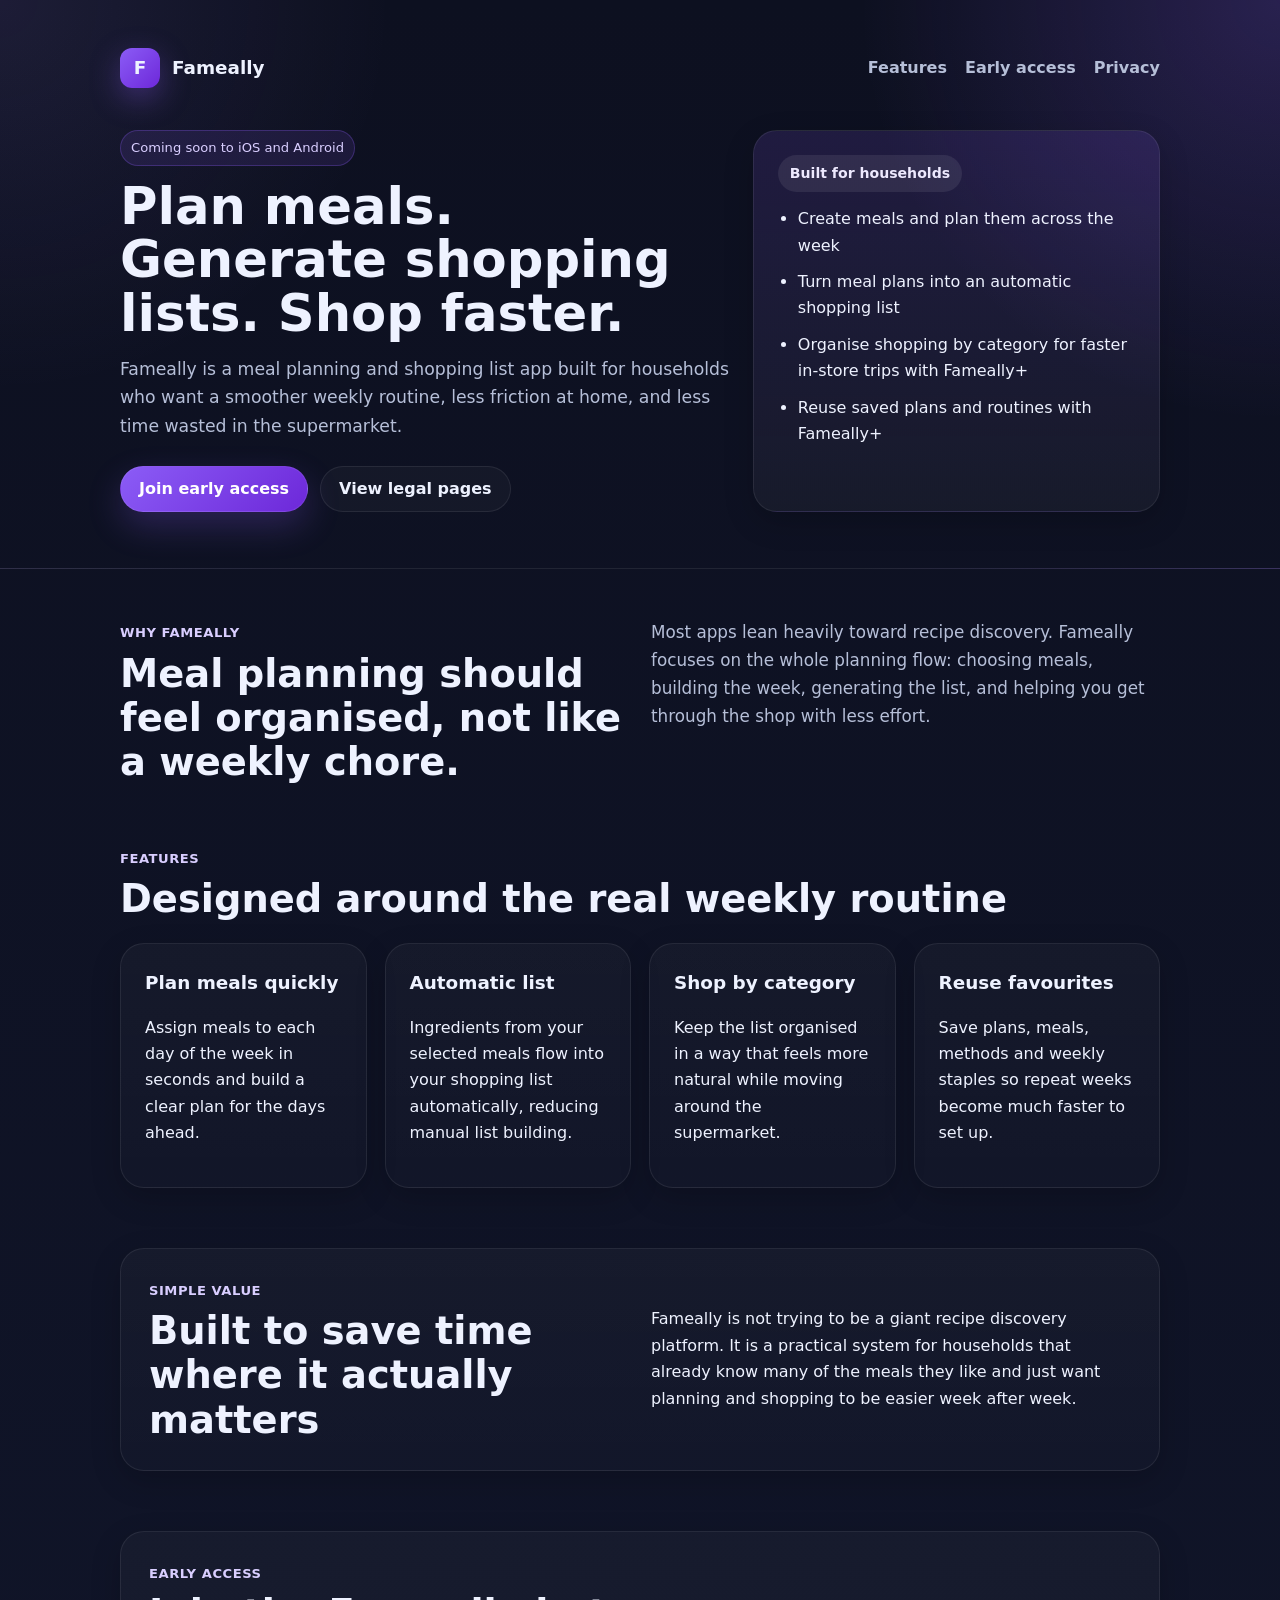
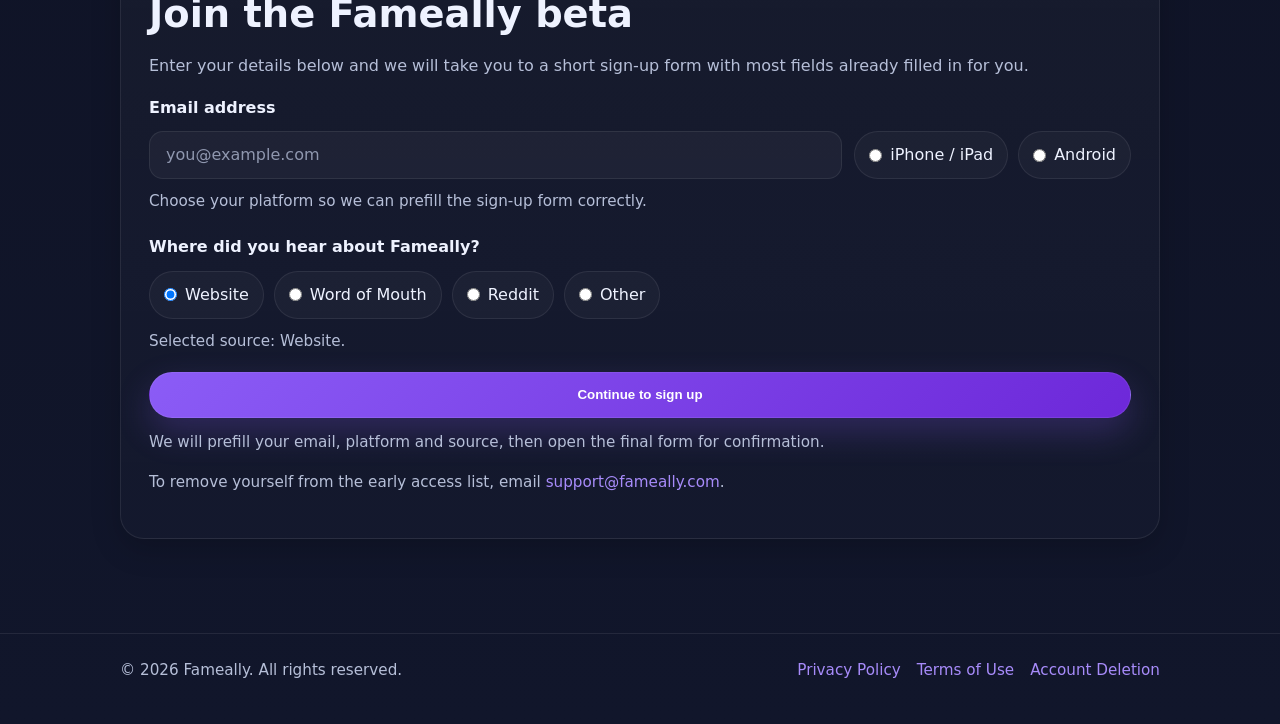
<file: index.html>
<!doctype html>
<html lang="en-GB">
    <head>
        <meta charset="UTF-8" />
        <meta name="viewport" content="width=device-width, initial-scale=1.0" />
        <title>
            Fameally | Meal planning and shopping lists for households
        </title>
        <meta
            name="description"
            content="Fameally helps households plan meals and generate organised shopping lists automatically. Spend less time planning and shopping."
        />
        <meta
            property="og:title"
            content="Fameally – Smart Meal Planning for Households"
        />
        <meta
            property="og:description"
            content="Plan meals faster and generate organised shopping lists automatically."
        />
        <meta property="og:url" content="https://fameally.com" />
        <meta property="og:type" content="website" />
        <link rel="stylesheet" href="styles.css" />
    </head>
    <body>
        <header class="site-header home-header">
            <div class="container">
                <nav class="topbar" aria-label="Primary">
                    <div class="brand">
                        <div class="brand-mark">F</div>
                        <span>Fameally</span>
                    </div>
                    <div class="nav-links">
                        <a href="#features">Features</a>
                        <a href="#beta">Early access</a>
                        <a href="privacy-policy.html">Privacy</a>
                    </div>
                </nav>

                <section class="hero hero-home">
                    <div class="hero-copy">
                        <span class="badge"
                            >Coming soon to iOS and Android</span
                        >
                        <h1>
                            Plan meals. Generate shopping lists. Shop faster.
                        </h1>
                        <p class="hero-lead">
                            Fameally is a meal planning and shopping list app
                            built for households who want a smoother weekly
                            routine, less friction at home, and less time wasted
                            in the supermarket.
                        </p>
                        <div class="hero-actions">
                            <a class="button button-primary" href="#beta"
                                >Join early access</a
                            >
                            <a
                                class="button button-secondary"
                                href="privacy-policy.html"
                                >View legal pages</a
                            >
                        </div>
                    </div>

                    <div
                        class="hero-panel card preview-card"
                        aria-label="App preview summary"
                    >
                        <div class="preview-pill">Built for households</div>
                        <ul class="preview-list">
                            <li>Create meals and plan them across the week</li>
                            <li>
                                Turn meal plans into an automatic shopping list
                            </li>
                            <li>
                                Organise shopping by category for faster
                                in-store trips with Fameally+
                            </li>
                            <li>
                                Reuse saved plans and routines with Fameally+
                            </li>
                        </ul>
                    </div>
                </section>
            </div>
        </header>

        <main>
            <section class="section">
                <div class="container two-col problem-section">
                    <div>
                        <span class="section-label">Why Fameally</span>
                        <h2>
                            Meal planning should feel organised, not like a
                            weekly chore.
                        </h2>
                    </div>
                    <p class="section-copy">
                        Most apps lean heavily toward recipe discovery. Fameally
                        focuses on the whole planning flow: choosing meals,
                        building the week, generating the list, and helping you
                        get through the shop with less effort.
                    </p>
                </div>
            </section>

            <section class="section" id="features">
                <div class="container">
                    <div class="section-heading">
                        <span class="section-label">Features</span>
                        <h2>Designed around the real weekly routine</h2>
                    </div>

                    <div class="grid feature-grid">
                        <section class="card feature-card">
                            <h3>Plan meals quickly</h3>
                            <p>
                                Assign meals to each day of the week in seconds
                                and build a clear plan for the days ahead.
                            </p>
                        </section>

                        <section class="card feature-card">
                            <h3>Automatic list</h3>
                            <p>
                                Ingredients from your selected meals flow into
                                your shopping list automatically, reducing
                                manual list building.
                            </p>
                        </section>

                        <section class="card feature-card">
                            <h3>Shop by category</h3>
                            <p>
                                Keep the list organised in a way that feels more
                                natural while moving around the supermarket.
                            </p>
                        </section>

                        <section class="card feature-card">
                            <h3>Reuse favourites</h3>
                            <p>
                                Save plans, meals, methods and weekly staples so
                                repeat weeks become much faster to set up.
                            </p>
                        </section>
                    </div>
                </div>
            </section>

            <section class="section">
                <div class="container card trust-card">
                    <div class="two-col trust-grid">
                        <div>
                            <span class="section-label">Simple value</span>
                            <h2>
                                Built to save time where it actually matters
                            </h2>
                        </div>
                        <div>
                            <p>
                                Fameally is not trying to be a giant recipe
                                discovery platform. It is a practical system for
                                households that already know many of the meals
                                they like and just want planning and shopping to
                                be easier week after week.
                            </p>
                        </div>
                    </div>
                </div>
            </section>

            <section class="section" id="beta">
                <div class="container">
                    <div class="card cta-card signup-card">
                        <span class="section-label">Early access</span>
                        <h2>Join the Fameally beta</h2>
                        <p class="signup-intro">
                            Enter your details below and we will take you to a
                            short sign-up form with most fields already filled
                            in for you.
                        </p>

                        <form
                            id="beta-prefill-form"
                            class="signup-form"
                            novalidate
                        >
                            <label class="signup-label" for="beta-email"
                                >Email address</label
                            >

                            <div class="signup-row signup-row-top">
                                <input
                                    id="beta-email"
                                    class="signup-input"
                                    type="email"
                                    name="email"
                                    placeholder="you@example.com"
                                    autocomplete="email"
                                    required
                                />

                                <fieldset
                                    class="platform-picker platform-picker-inline"
                                    id="platform-picker"
                                >
                                    <legend class="sr-only">
                                        Choose your platform
                                    </legend>

                                    <label class="platform-option">
                                        <input
                                            type="radio"
                                            name="platform_choice"
                                            value="ios"
                                        />
                                        <span>iPhone / iPad</span>
                                    </label>

                                    <label class="platform-option">
                                        <input
                                            type="radio"
                                            name="platform_choice"
                                            value="android"
                                        />
                                        <span>Android</span>
                                    </label>
                                </fieldset>
                            </div>

                            <div
                                class="platform-status"
                                id="platform-status"
                                aria-live="polite"
                            ></div>

                            <div class="signup-source-block">
                                <span class="signup-label">
                                    Where did you hear about Fameally?
                                </span>

                                <fieldset
                                    class="source-picker source-picker-inline"
                                    id="source-picker"
                                >
                                    <legend class="sr-only">
                                        Where did you hear about Fameally?
                                    </legend>

                                    <label class="source-option">
                                        <input
                                            type="radio"
                                            name="source_choice"
                                            value="Website"
                                        />
                                        <span>Website</span>
                                    </label>

                                    <label class="source-option">
                                        <input
                                            type="radio"
                                            name="source_choice"
                                            value="Word of Mouth"
                                        />
                                        <span>Word of Mouth</span>
                                    </label>

                                    <label class="source-option">
                                        <input
                                            type="radio"
                                            name="source_choice"
                                            value="Reddit"
                                        />
                                        <span>Reddit</span>
                                    </label>

                                    <label class="source-option">
                                        <input
                                            type="radio"
                                            name="source_choice"
                                            value="Other"
                                        />
                                        <span>Other</span>
                                    </label>
                                </fieldset>

                                <div
                                    class="source-other-wrap"
                                    id="source-other-wrap"
                                    hidden
                                >
                                    <label
                                        class="signup-label sr-only"
                                        for="source-other"
                                    >
                                        Please specify where you heard about
                                        Fameally
                                    </label>
                                    <input
                                        id="source-other"
                                        class="signup-input source-other-input"
                                        type="text"
                                        name="source_other"
                                        placeholder="Please specify"
                                        autocomplete="off"
                                    />
                                </div>

                                <div
                                    class="platform-status"
                                    id="source-status"
                                    aria-live="polite"
                                ></div>
                            </div>

                            <div class="signup-submit-row">
                                <button
                                    class="button button-primary signup-submit"
                                    type="submit"
                                >
                                    Continue to sign up
                                </button>
                            </div>

                            <p class="small signup-footnote">
                                We will prefill your email, platform and source,
                                then open the final form for confirmation.
                            </p>

                            <p class="small beta-removal-note">
                                To remove yourself from the early access list,
                                email
                                <a href="mailto:support@fameally.com"
                                    >support@fameally.com</a
                                >.
                            </p>
                        </form>
                    </div>
                </div>
            </section>
        </main>

        <footer>
            <div class="container footer-grid small">
                <div>© 2026 Fameally. All rights reserved.</div>
                <div class="footer-links">
                    <a href="privacy-policy.html">Privacy Policy</a>
                    <a href="terms.html">Terms of Use</a>
                    <a href="account-deletion.html">Account Deletion</a>
                </div>
            </div>
        </footer>

        <script>
            (function () {
                const form = document.getElementById("beta-prefill-form");
                const platformStatus =
                    document.getElementById("platform-status");
                const sourceStatus = document.getElementById("source-status");
                const emailInput = document.getElementById("beta-email");
                const sourceOtherWrap =
                    document.getElementById("source-other-wrap");
                const sourceOtherInput =
                    document.getElementById("source-other");

                function detectPlatform() {
                    const ua =
                        navigator.userAgent ||
                        navigator.vendor ||
                        window.opera ||
                        "";
                    if (/android/i.test(ua)) return "android";
                    if (/iPad|iPhone|iPod/i.test(ua)) return "ios";
                    return "";
                }

                function getPlatformLabel(value) {
                    return value === "ios" ? "iOS" : "Android";
                }

                function setPlatform(value, detected) {
                    if (!value) {
                        platformStatus.textContent =
                            "Choose your platform so we can prefill the sign-up form correctly.";
                        return;
                    }

                    const label = getPlatformLabel(value);
                    platformStatus.textContent = detected
                        ? "Detected platform: " +
                          label +
                          ". You can still change it if needed."
                        : "Selected platform: " + label + ".";
                }

                function updateSourceUi() {
                    const selectedSource = form.querySelector(
                        'input[name="source_choice"]:checked',
                    );

                    if (!selectedSource) {
                        sourceOtherWrap.hidden = true;
                        sourceOtherInput.value = "";
                        sourceStatus.textContent =
                            "Choose where you heard about Fameally.";
                        return;
                    }

                    if (selectedSource.value === "Other") {
                        sourceOtherWrap.hidden = false;
                        sourceStatus.textContent =
                            "Please add a short description for Other.";
                    } else {
                        sourceOtherWrap.hidden = true;
                        sourceOtherInput.value = "";
                        sourceStatus.textContent =
                            "Selected source: " + selectedSource.value + ".";
                    }
                }

                const detected = detectPlatform();
                if (detected) {
                    const selected = form.querySelector(
                        'input[name="platform_choice"][value="' +
                            detected +
                            '"]',
                    );
                    if (selected) selected.checked = true;
                    setPlatform(detected, true);
                } else {
                    setPlatform("", false);
                }

                const defaultSource = form.querySelector(
                    'input[name="source_choice"][value="Website"]',
                );
                if (defaultSource) defaultSource.checked = true;
                updateSourceUi();

                form.querySelectorAll('input[name="platform_choice"]').forEach(
                    function (radio) {
                        radio.addEventListener("change", function () {
                            setPlatform(radio.value, false);
                        });
                    },
                );

                form.querySelectorAll('input[name="source_choice"]').forEach(
                    function (radio) {
                        radio.addEventListener("change", updateSourceUi);
                    },
                );

                form.addEventListener("submit", function (event) {
                    event.preventDefault();

                    if (!emailInput.value.trim()) {
                        emailInput.reportValidity();
                        return;
                    }

                    const selectedPlatformRadio = form.querySelector(
                        'input[name="platform_choice"]:checked',
                    );
                    if (!selectedPlatformRadio) {
                        platformStatus.textContent =
                            "Please choose iPhone / iPad or Android before continuing.";
                        return;
                    }

                    const selectedSourceRadio = form.querySelector(
                        'input[name="source_choice"]:checked',
                    );
                    if (!selectedSourceRadio) {
                        sourceStatus.textContent =
                            "Please choose where you heard about Fameally.";
                        return;
                    }

                    const selectedSource = selectedSourceRadio.value;
                    const otherText = sourceOtherInput.value.trim();

                    if (selectedSource === "Other" && !otherText) {
                        sourceOtherInput.reportValidity();
                        sourceOtherInput.focus();
                        sourceStatus.textContent =
                            "Please specify where you heard about Fameally.";
                        return;
                    }

                    const platformLabel = getPlatformLabel(
                        selectedPlatformRadio.value,
                    );

                    const googleFormBase =
                        "https://docs.google.com/forms/d/e/1FAIpQLSd9SMirpYHX884R0PvYW4J8nnygqXk6-GAl8uQQb8mfVcC_kg/viewform?usp=pp_url";

                    const params = new URLSearchParams({
                        "entry.823770980": platformLabel,
                        "entry.1661981072": emailInput.value.trim(),
                        "entry.356145364": "",
                        "entry.1803207863":
                            selectedSource === "Other"
                                ? "__other_option__"
                                : selectedSource,
                    });

                    if (selectedSource === "Other") {
                        params.set(
                            "entry.1803207863.other_option_response",
                            otherText,
                        );
                    }

                    window.location.href =
                        googleFormBase + "&" + params.toString();
                });
            })();
        </script>
    </body>
</html>
</file>
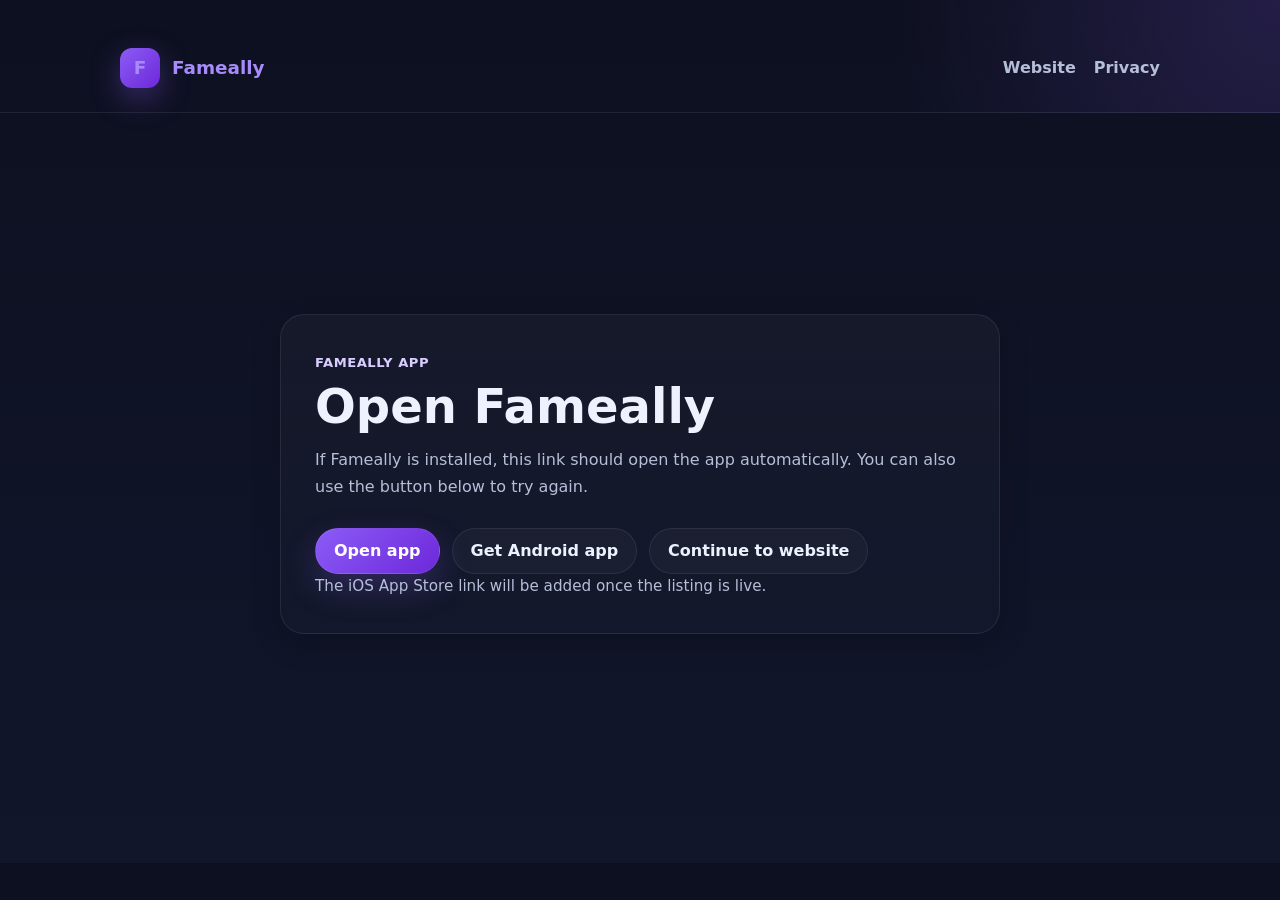
<file: open/index.html>
<!doctype html>
<html lang="en-GB">
    <head>
        <meta charset="UTF-8" />
        <meta name="viewport" content="width=device-width, initial-scale=1.0" />
        <meta name="robots" content="noindex, follow" />
        <title>Open Fameally</title>
        <meta
            name="description"
            content="Open the Fameally app or continue to the Fameally website."
        />
        <meta property="og:title" content="Open Fameally" />
        <meta
            property="og:description"
            content="Return to the Fameally app or continue to the website."
        />
        <meta property="og:url" content="https://fameally.com/open" />
        <meta property="og:type" content="website" />
        <link rel="canonical" href="https://fameally.com/open" />
        <link rel="stylesheet" href="../styles.css" />
        <style>
            .open-main {
                min-height: calc(100vh - 150px);
                display: grid;
                align-items: center;
                padding: 36px 0 64px;
            }

            .open-card {
                max-width: 720px;
                margin: 0 auto;
                padding: 34px;
            }

            .open-card h1 {
                margin: 0 0 14px;
                font-size: clamp(2rem, 5vw, 3rem);
                line-height: 1.08;
            }

            .open-card p {
                color: var(--muted);
                margin: 0;
            }

            .open-actions {
                display: flex;
                flex-wrap: wrap;
                gap: 12px;
                margin-top: 28px;
            }

            .open-note {
                margin-top: 20px;
                font-size: 0.95rem;
            }
        </style>
    </head>
    <body>
        <header class="site-header">
            <div class="container">
                <nav class="topbar" aria-label="Primary">
                    <a class="brand" href="../" aria-label="Fameally home">
                        <div class="brand-mark">F</div>
                        <span>Fameally</span>
                    </a>
                    <div class="nav-links">
                        <a href="../">Website</a>
                        <a href="../privacy-policy.html">Privacy</a>
                    </div>
                </nav>
            </div>
        </header>

        <main class="open-main">
            <section class="container">
                <div class="card open-card">
                    <span class="section-label">Fameally app</span>
                    <h1>Open Fameally</h1>
                    <p>
                        If Fameally is installed, this link should open the app
                        automatically. You can also use the button below to try
                        again.
                    </p>
                    <div class="open-actions">
                        <a class="button button-primary" href="fameally://"
                            >Open app</a
                        >
                        <a
                            class="button button-secondary"
                            href="https://play.google.com/store/apps/details?id=com.edwardnickless.fameally"
                            >Get Android app</a
                        >
                        <a class="button button-secondary" href="../"
                            >Continue to website</a
                        >
                    </div>
                    <p class="open-note">
                        The iOS App Store link will be added once the listing is
                        live.
                    </p>
                </div>
            </section>
        </main>
    </body>
</html>
</file>
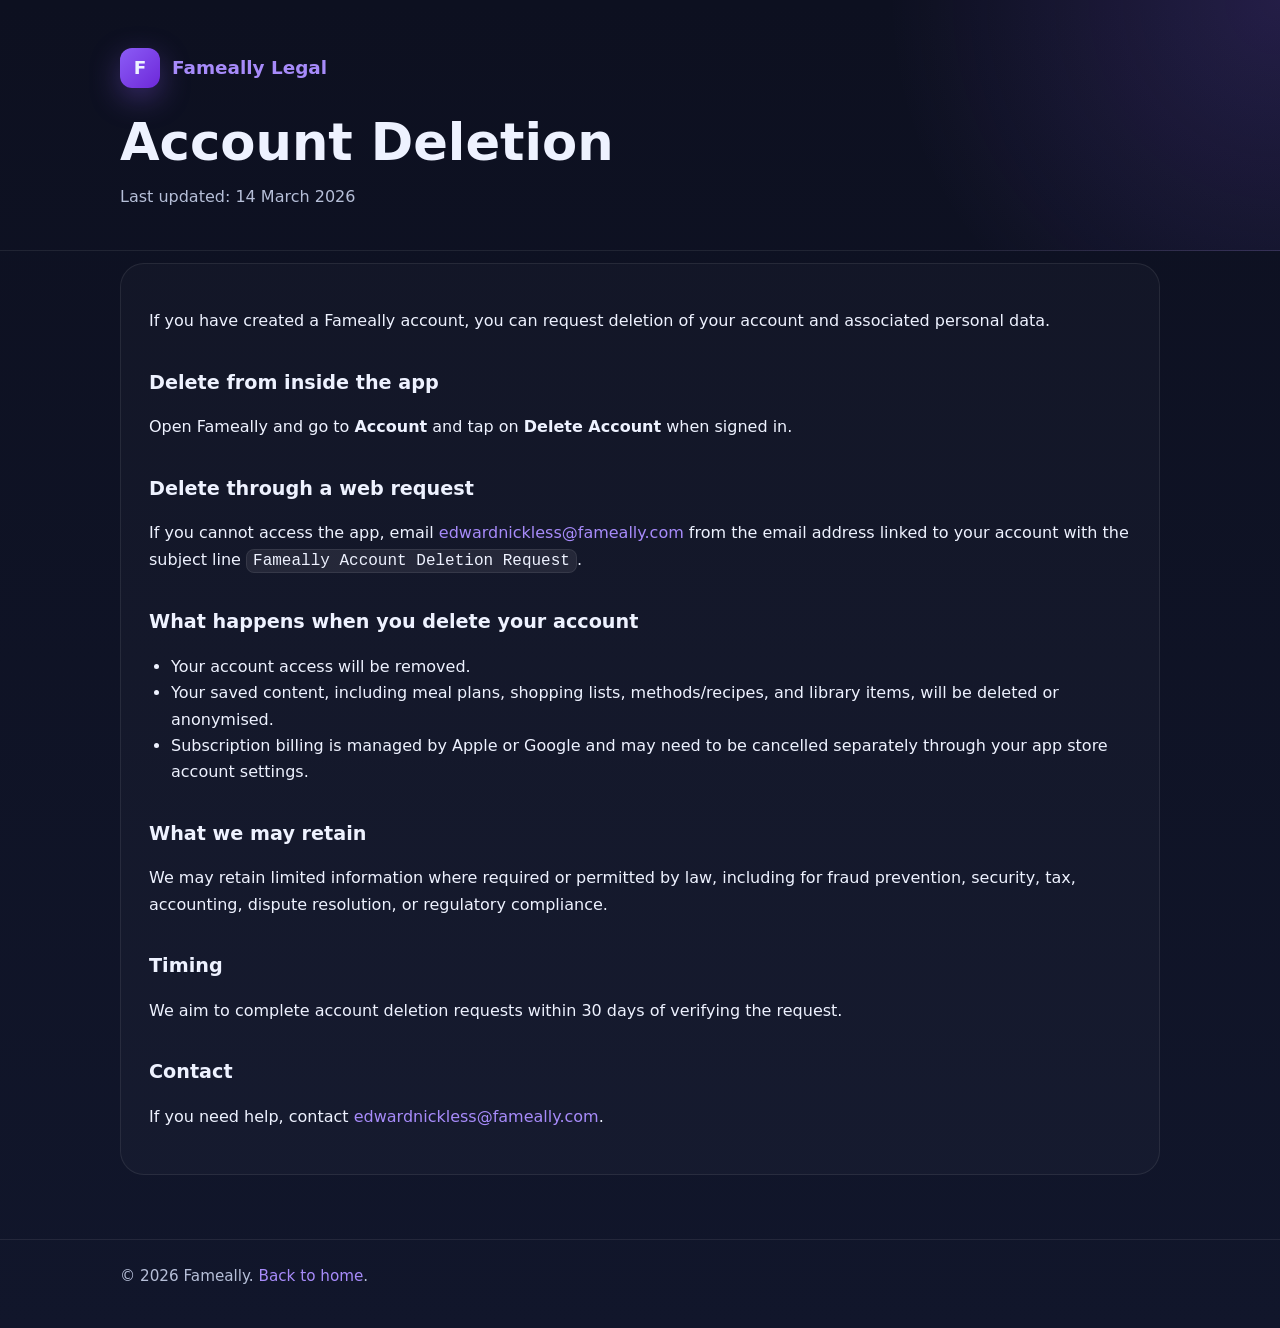
<file: account-deletion.html>
<!DOCTYPE html>
<html lang="en-GB">
<head>
  <meta charset="UTF-8" />
  <meta name="viewport" content="width=device-width, initial-scale=1.0" />
  <title>Fameally Account Deletion</title>
  <meta name="description" content="How to request account deletion for Fameally." />
  <link rel="stylesheet" href="styles.css" />
</head>
<body>
  <header>
    <div class="container">
      <div class="brand">
        <div class="brand-mark">F</div>
        <a href="index.html">Fameally Legal</a>
      </div>
      <div class="hero">
        <h1>Account Deletion</h1>
        <p>Last updated: 14 March 2026</p>
      </div>
    </div>
  </header>

  <main>
    <div class="container">
      <article class="doc">

        <p>If you have created a Fameally account, you can request deletion of your account and associated personal data.</p>

        <h2>Delete from inside the app</h2>
        <p>Open Fameally and go to <strong>Account</strong> and tap on <strong>Delete Account</strong> when signed in.</p>

        <h2>Delete through a web request</h2>
        <p>If you cannot access the app, email <a href="mailto:[edwardnickless@fameally.com]?subject=Fameally%20Account%20Deletion%20Request">edwardnickless@fameally.com</a> from the email address linked to your account with the subject line <span class="code">Fameally Account Deletion Request</span>.</p>

        <h2>What happens when you delete your account</h2>
        <ul>
          <li>Your account access will be removed.</li>
          <li>Your saved content, including meal plans, shopping lists, methods/recipes, and library items, will be deleted or anonymised.</li>
          <li>Subscription billing is managed by Apple or Google and may need to be cancelled separately through your app store account settings.</li>
        </ul>

        <h2>What we may retain</h2>
        <p>We may retain limited information where required or permitted by law, including for fraud prevention, security, tax, accounting, dispute resolution, or regulatory compliance.</p>

        <h2>Timing</h2>
        <p>We aim to complete account deletion requests within 30 days of verifying the request.</p>

        <h2>Contact</h2>
        <p>If you need help, contact <a href="mailto:[edwardnickless@fameally.com]">edwardnickless@fameally.com</a>.</p>
      </article>
    </div>
  </main>

  <footer>
    <div class="container small">© 2026 Fameally. <a href="index.html">Back to home</a>.</div>
  </footer>
</body>
</html>
</file>
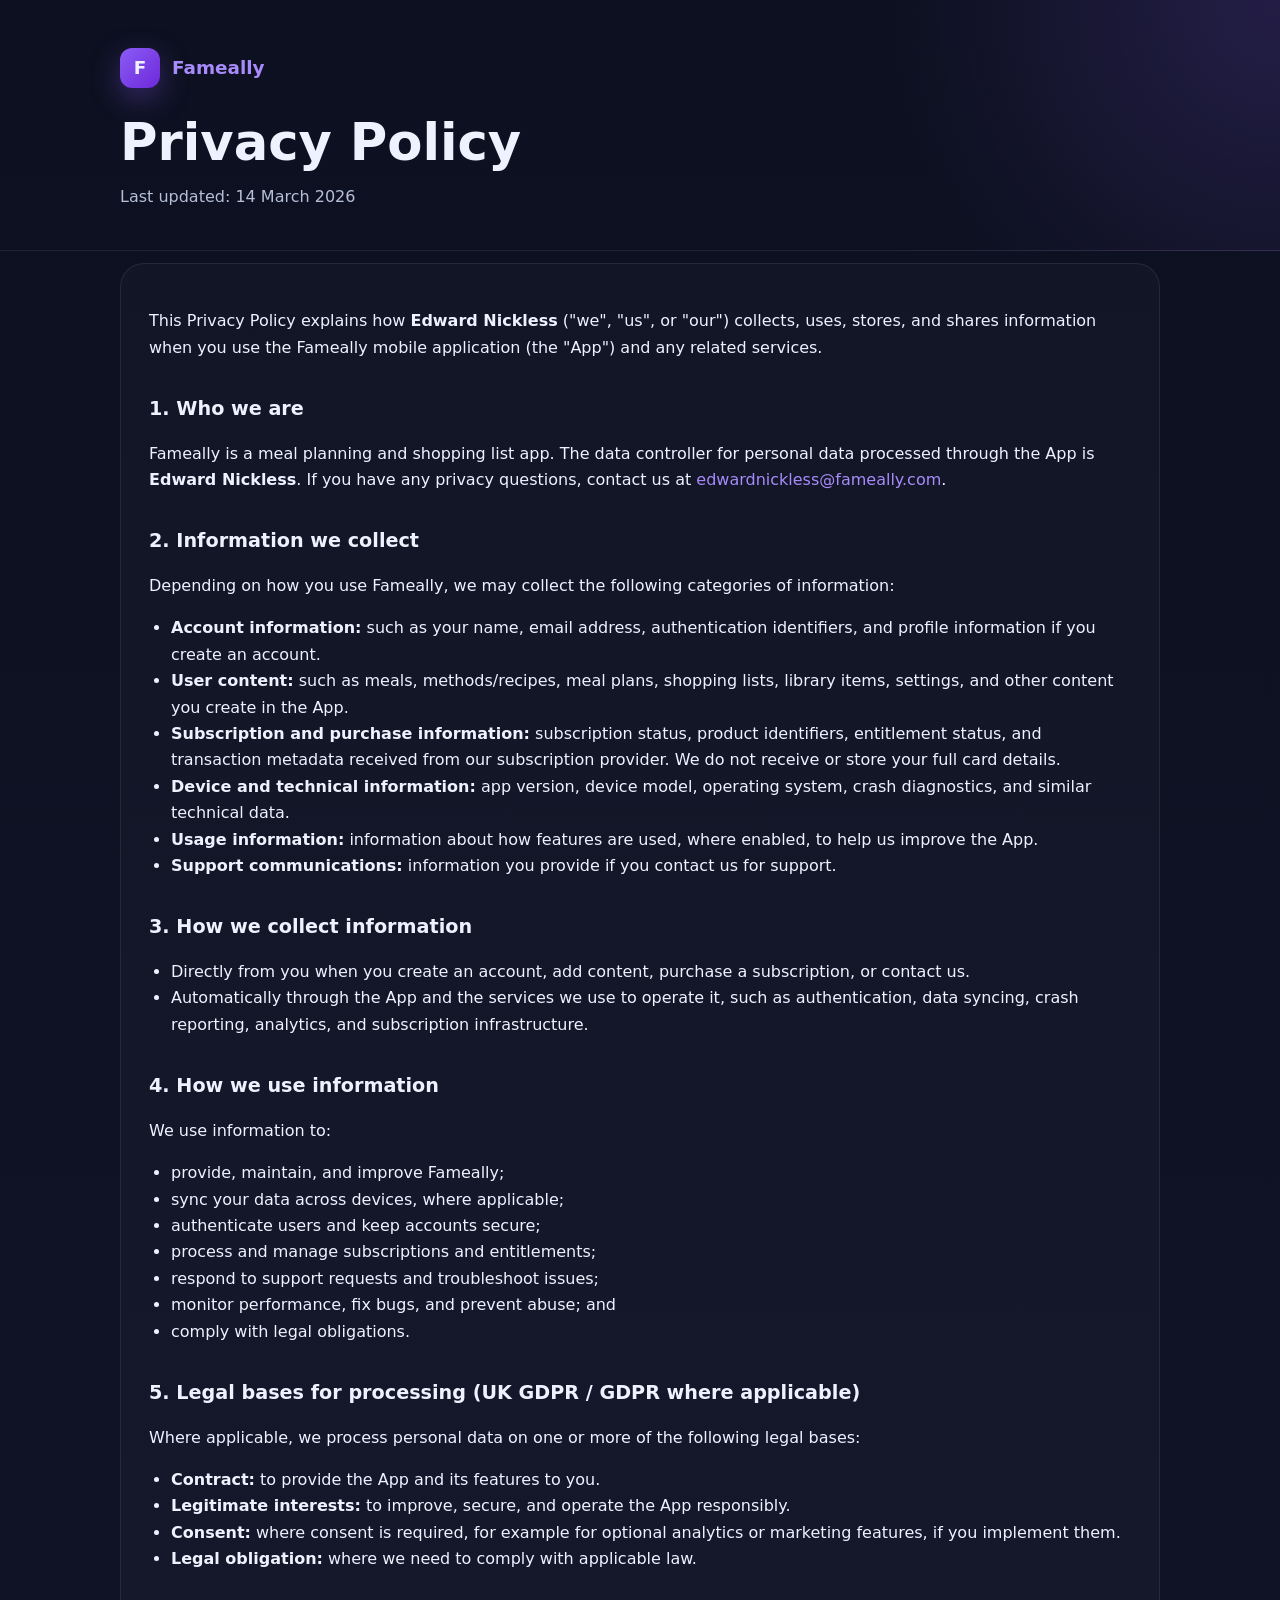
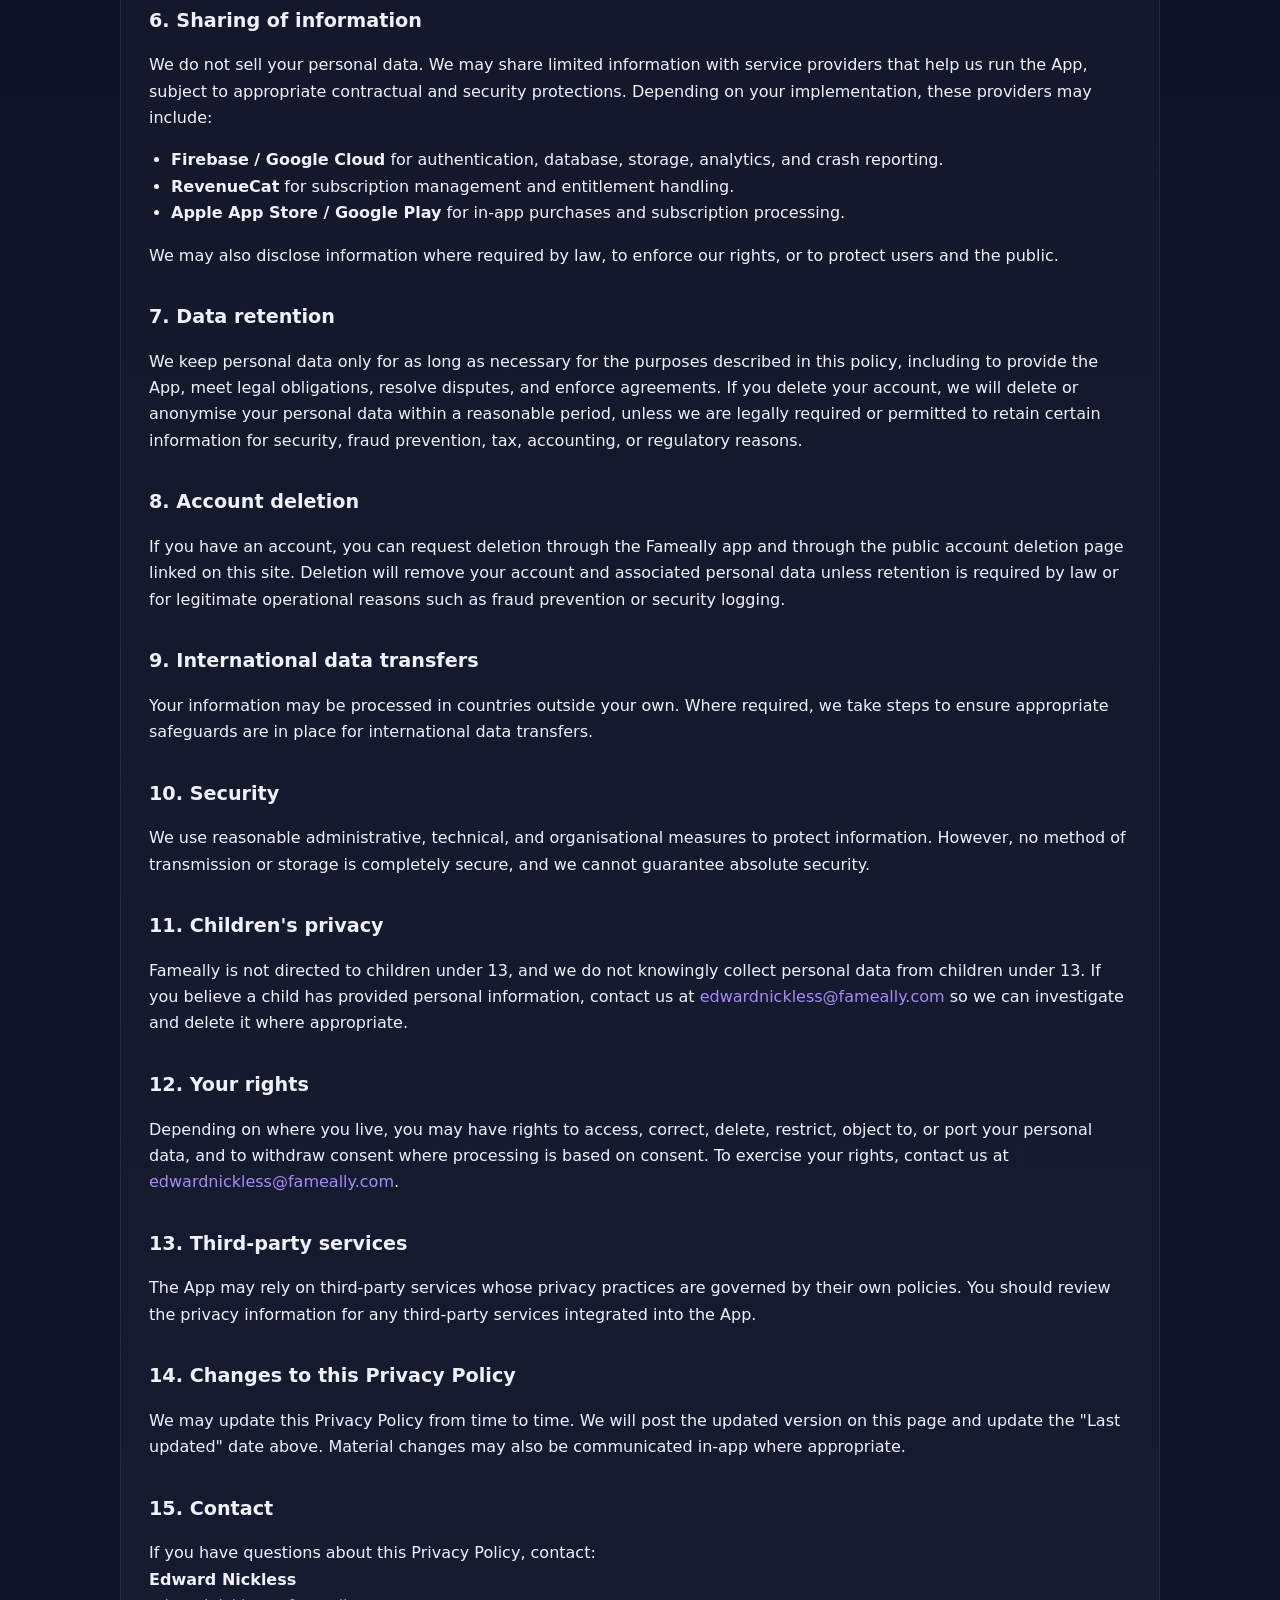
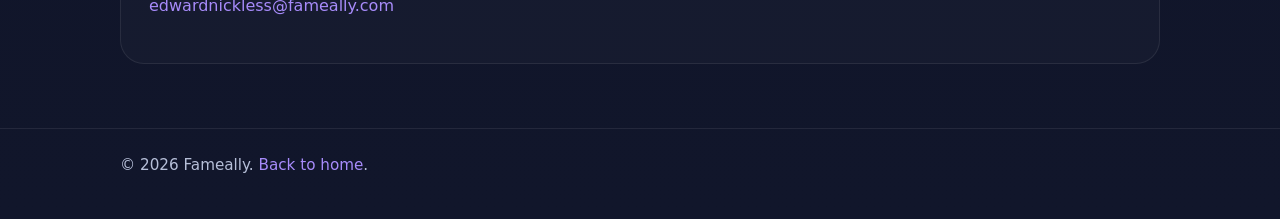
<file: privacy-policy.html>
<!DOCTYPE html>
<html lang="en-GB">
<head>
  <meta charset="UTF-8" />
  <meta name="viewport" content="width=device-width, initial-scale=1.0" />
  <title>Fameally Privacy Policy</title>
  <meta name="description" content="Privacy Policy for the Fameally mobile application." />
  <link rel="stylesheet" href="styles.css" />
</head>
<body>
  <header>
    <div class="container">
      <div class="brand">
        <div class="brand-mark">F</div>
        <a href="index.html">Fameally</a>
      </div>
      <div class="hero">
        <h1>Privacy Policy</h1>
        <p>Last updated: 14 March 2026</p>
      </div>
    </div>
  </header>

  <main>
    <div class="container">
      <article class="doc">

        <p>This Privacy Policy explains how <strong>Edward Nickless</strong> ("we", "us", or "our") collects, uses, stores, and shares information when you use the Fameally mobile application (the "App") and any related services.</p>

        <h2>1. Who we are</h2>
        <p>Fameally is a meal planning and shopping list app. The data controller for personal data processed through the App is <strong>Edward Nickless</strong>. If you have any privacy questions, contact us at <a href="mailto:[edwardnickless@fameally.com]">edwardnickless@fameally.com</a>.</p>

        <h2>2. Information we collect</h2>
        <p>Depending on how you use Fameally, we may collect the following categories of information:</p>
        <ul>
          <li><strong>Account information:</strong> such as your name, email address, authentication identifiers, and profile information if you create an account.</li>
          <li><strong>User content:</strong> such as meals, methods/recipes, meal plans, shopping lists, library items, settings, and other content you create in the App.</li>
          <li><strong>Subscription and purchase information:</strong> subscription status, product identifiers, entitlement status, and transaction metadata received from our subscription provider. We do not receive or store your full card details.</li>
          <li><strong>Device and technical information:</strong> app version, device model, operating system, crash diagnostics, and similar technical data.</li>
          <li><strong>Usage information:</strong> information about how features are used, where enabled, to help us improve the App.</li>
          <li><strong>Support communications:</strong> information you provide if you contact us for support.</li>
        </ul>

        <h2>3. How we collect information</h2>
        <ul>
          <li>Directly from you when you create an account, add content, purchase a subscription, or contact us.</li>
          <li>Automatically through the App and the services we use to operate it, such as authentication, data syncing, crash reporting, analytics, and subscription infrastructure.</li>
        </ul>

        <h2>4. How we use information</h2>
        <p>We use information to:</p>
        <ul>
          <li>provide, maintain, and improve Fameally;</li>
          <li>sync your data across devices, where applicable;</li>
          <li>authenticate users and keep accounts secure;</li>
          <li>process and manage subscriptions and entitlements;</li>
          <li>respond to support requests and troubleshoot issues;</li>
          <li>monitor performance, fix bugs, and prevent abuse; and</li>
          <li>comply with legal obligations.</li>
        </ul>

        <h2>5. Legal bases for processing (UK GDPR / GDPR where applicable)</h2>
        <p>Where applicable, we process personal data on one or more of the following legal bases:</p>
        <ul>
          <li><strong>Contract:</strong> to provide the App and its features to you.</li>
          <li><strong>Legitimate interests:</strong> to improve, secure, and operate the App responsibly.</li>
          <li><strong>Consent:</strong> where consent is required, for example for optional analytics or marketing features, if you implement them.</li>
          <li><strong>Legal obligation:</strong> where we need to comply with applicable law.</li>
        </ul>

        <h2>6. Sharing of information</h2>
        <p>We do not sell your personal data. We may share limited information with service providers that help us run the App, subject to appropriate contractual and security protections. Depending on your implementation, these providers may include:</p>
        <ul>
          <li><strong>Firebase / Google Cloud</strong> for authentication, database, storage, analytics, and crash reporting.</li>
          <li><strong>RevenueCat</strong> for subscription management and entitlement handling.</li>
          <li><strong>Apple App Store / Google Play</strong> for in-app purchases and subscription processing.</li>
        </ul>
        <p>We may also disclose information where required by law, to enforce our rights, or to protect users and the public.</p>

        <h2>7. Data retention</h2>
        <p>We keep personal data only for as long as necessary for the purposes described in this policy, including to provide the App, meet legal obligations, resolve disputes, and enforce agreements. If you delete your account, we will delete or anonymise your personal data within a reasonable period, unless we are legally required or permitted to retain certain information for security, fraud prevention, tax, accounting, or regulatory reasons.</p>

        <h2>8. Account deletion</h2>
        <p>If you have an account, you can request deletion through the Fameally app and through the public account deletion page linked on this site. Deletion will remove your account and associated personal data unless retention is required by law or for legitimate operational reasons such as fraud prevention or security logging.</p>

        <h2>9. International data transfers</h2>
        <p>Your information may be processed in countries outside your own. Where required, we take steps to ensure appropriate safeguards are in place for international data transfers.</p>

        <h2>10. Security</h2>
        <p>We use reasonable administrative, technical, and organisational measures to protect information. However, no method of transmission or storage is completely secure, and we cannot guarantee absolute security.</p>

        <h2>11. Children's privacy</h2>
        <p>Fameally is not directed to children under 13, and we do not knowingly collect personal data from children under 13. If you believe a child has provided personal information, contact us at <a href="mailto:[edwardnickless@fameally.com]">edwardnickless@fameally.com</a> so we can investigate and delete it where appropriate.</p>

        <h2>12. Your rights</h2>
        <p>Depending on where you live, you may have rights to access, correct, delete, restrict, object to, or port your personal data, and to withdraw consent where processing is based on consent. To exercise your rights, contact us at <a href="mailto:[edwardnickless@fameally.com]">edwardnickless@fameally.com</a>.</p>

        <h2>13. Third-party services</h2>
        <p>The App may rely on third-party services whose privacy practices are governed by their own policies. You should review the privacy information for any third-party services integrated into the App.</p>

        <h2>14. Changes to this Privacy Policy</h2>
        <p>We may update this Privacy Policy from time to time. We will post the updated version on this page and update the "Last updated" date above. Material changes may also be communicated in-app where appropriate.</p>

        <h2>15. Contact</h2>
        <p>If you have questions about this Privacy Policy, contact:<br />
          <strong>Edward Nickless</strong><br />
          <a href="mailto:[edwardnickless@fameally.com]">edwardnickless@fameally.com</a>
        </p>
      </article>
    </div>
  </main>

  <footer>
    <div class="container small">© 2026 Fameally. <a href="index.html">Back to home</a>.</div>
  </footer>
</body>
</html>
</file>
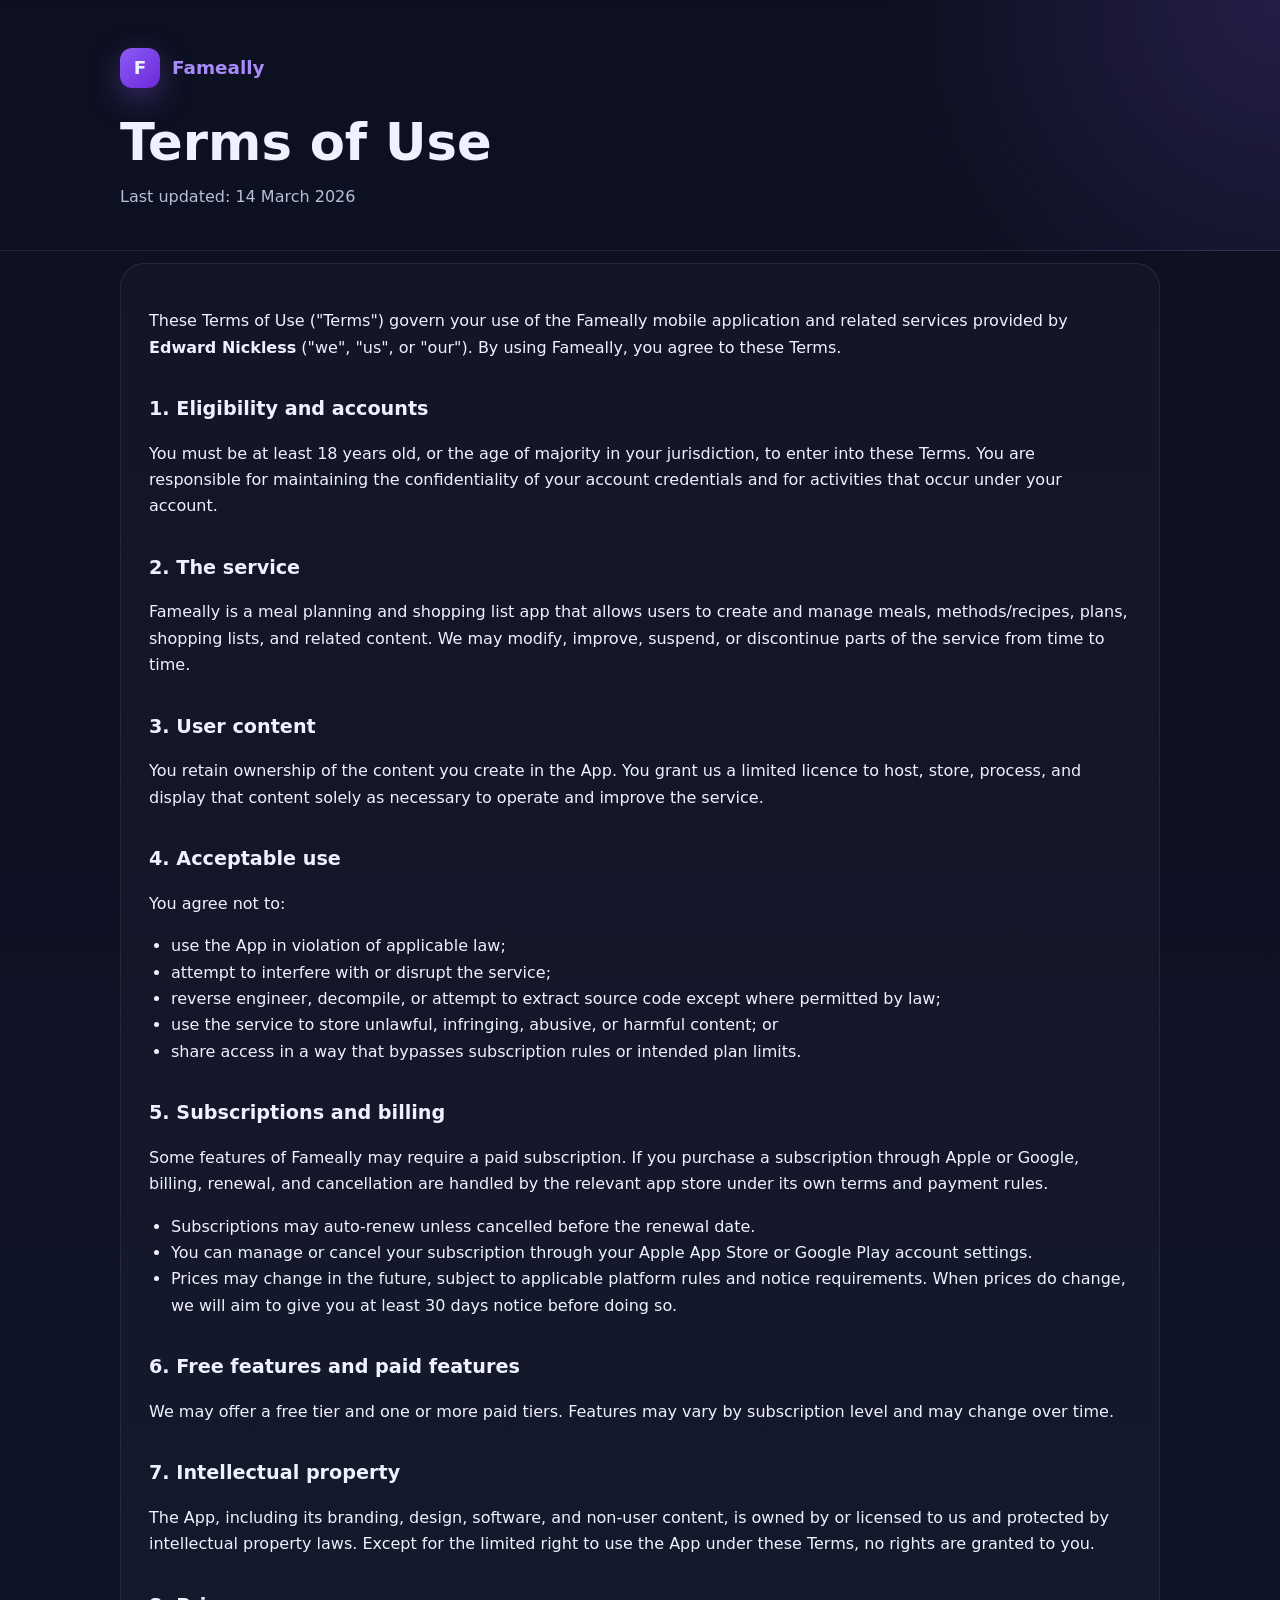
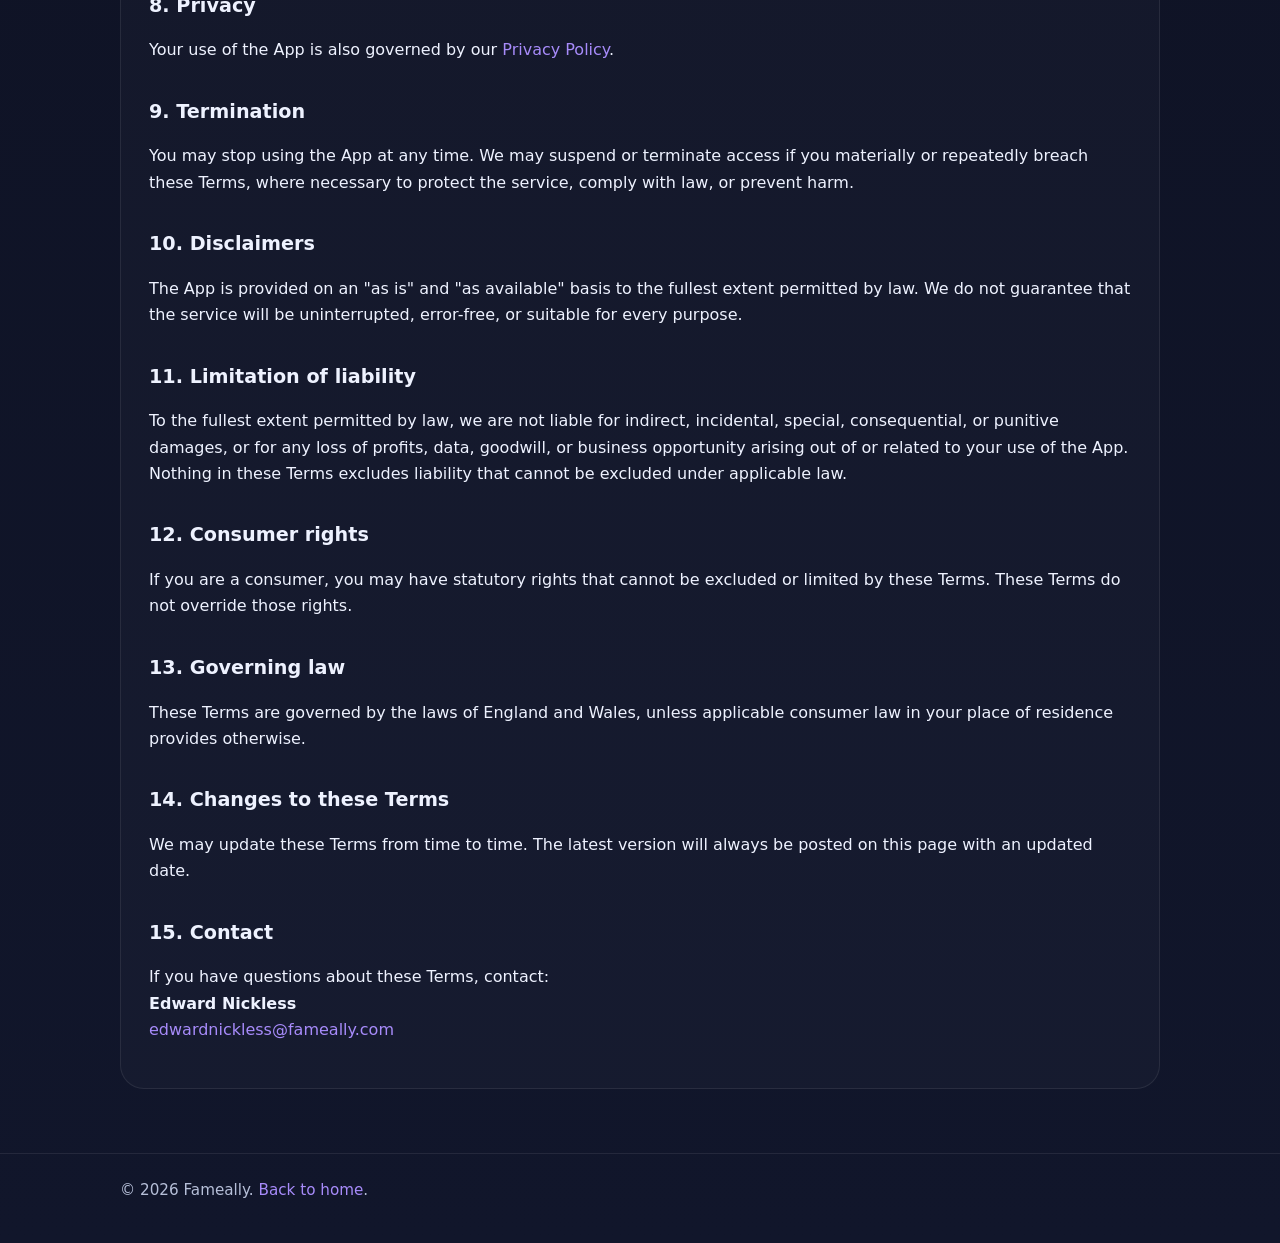
<file: terms.html>
<!DOCTYPE html>
<html lang="en-GB">
<head>
  <meta charset="UTF-8" />
  <meta name="viewport" content="width=device-width, initial-scale=1.0" />
  <title>Fameally Terms of Use</title>
  <meta name="description" content="Terms of Use for the Fameally mobile application." />
  <link rel="stylesheet" href="styles.css" />
</head>
<body>
  <header>
    <div class="container">
      <div class="brand">
        <div class="brand-mark">F</div>
        <a href="index.html">Fameally</a>
      </div>
      <div class="hero">
        <h1>Terms of Use</h1>
        <p>Last updated: 14 March 2026</p>
      </div>
    </div>
  </header>

  <main>
    <div class="container">
      <article class="doc">

        <p>These Terms of Use ("Terms") govern your use of the Fameally mobile application and related services provided by <strong>Edward Nickless</strong> ("we", "us", or "our"). By using Fameally, you agree to these Terms.</p>

        <h2>1. Eligibility and accounts</h2>
        <p>You must be at least 18 years old, or the age of majority in your jurisdiction, to enter into these Terms. You are responsible for maintaining the confidentiality of your account credentials and for activities that occur under your account.</p>

        <h2>2. The service</h2>
        <p>Fameally is a meal planning and shopping list app that allows users to create and manage meals, methods/recipes, plans, shopping lists, and related content. We may modify, improve, suspend, or discontinue parts of the service from time to time.</p>

        <h2>3. User content</h2>
        <p>You retain ownership of the content you create in the App. You grant us a limited licence to host, store, process, and display that content solely as necessary to operate and improve the service.</p>

        <h2>4. Acceptable use</h2>
        <p>You agree not to:</p>
        <ul>
          <li>use the App in violation of applicable law;</li>
          <li>attempt to interfere with or disrupt the service;</li>
          <li>reverse engineer, decompile, or attempt to extract source code except where permitted by law;</li>
          <li>use the service to store unlawful, infringing, abusive, or harmful content; or</li>
          <li>share access in a way that bypasses subscription rules or intended plan limits.</li>
        </ul>

        <h2>5. Subscriptions and billing</h2>
        <p>Some features of Fameally may require a paid subscription. If you purchase a subscription through Apple or Google, billing, renewal, and cancellation are handled by the relevant app store under its own terms and payment rules.</p>
        <ul>
          <li>Subscriptions may auto-renew unless cancelled before the renewal date.</li>
          <li>You can manage or cancel your subscription through your Apple App Store or Google Play account settings.</li>
          <li>Prices may change in the future, subject to applicable platform rules and notice requirements. When prices do change, we will aim to give you at least 30 days notice before doing so.</li>
        </ul>

        <h2>6. Free features and paid features</h2>
        <p>We may offer a free tier and one or more paid tiers. Features may vary by subscription level and may change over time.</p>

        <h2>7. Intellectual property</h2>
        <p>The App, including its branding, design, software, and non-user content, is owned by or licensed to us and protected by intellectual property laws. Except for the limited right to use the App under these Terms, no rights are granted to you.</p>

        <h2>8. Privacy</h2>
        <p>Your use of the App is also governed by our <a href="privacy-policy.html">Privacy Policy</a>.</p>

        <h2>9. Termination</h2>
        <p>You may stop using the App at any time. We may suspend or terminate access if you materially or repeatedly breach these Terms, where necessary to protect the service, comply with law, or prevent harm.</p>

        <h2>10. Disclaimers</h2>
        <p>The App is provided on an "as is" and "as available" basis to the fullest extent permitted by law. We do not guarantee that the service will be uninterrupted, error-free, or suitable for every purpose.</p>

        <h2>11. Limitation of liability</h2>
        <p>To the fullest extent permitted by law, we are not liable for indirect, incidental, special, consequential, or punitive damages, or for any loss of profits, data, goodwill, or business opportunity arising out of or related to your use of the App. Nothing in these Terms excludes liability that cannot be excluded under applicable law.</p>

        <h2>12. Consumer rights</h2>
        <p>If you are a consumer, you may have statutory rights that cannot be excluded or limited by these Terms. These Terms do not override those rights.</p>

        <h2>13. Governing law</h2>
        <p>These Terms are governed by the laws of England and Wales, unless applicable consumer law in your place of residence provides otherwise.</p>

        <h2>14. Changes to these Terms</h2>
        <p>We may update these Terms from time to time. The latest version will always be posted on this page with an updated date.</p>

        <h2>15. Contact</h2>
        <p>If you have questions about these Terms, contact:<br />
          <strong>Edward Nickless</strong><br />
          <a href="mailto:[edwardnickless@fameally.com]">edwardnickless@fameally.com</a>
        </p>
      </article>
    </div>
  </main>

  <footer>
    <div class="container small">© 2026 Fameally. <a href="index.html">Back to home</a>.</div>
  </footer>
</body>
</html>
</file>
<file: styles.css>
:root {
    --bg: #0f1220;
    --bg-2: #11162b;
    --card: #171b2e;
    --card-2: #1f2540;
    --text: #eef2ff;
    --muted: #b6bfd8;
    --accent: #8b5cf6;
    --accent-2: #a78bfa;
    --border: rgba(255, 255, 255, 0.08);
    --max: 1040px;
}

* {
    box-sizing: border-box;
}

html {
    scroll-behavior: smooth;
}

body {
    margin: 0;
    font-family:
        Inter,
        ui-sans-serif,
        system-ui,
        -apple-system,
        BlinkMacSystemFont,
        "Segoe UI",
        sans-serif;
    background: linear-gradient(180deg, #0d1020 0%, #11162b 100%);
    color: var(--text);
    line-height: 1.65;
}

a {
    color: var(--accent-2);
    text-decoration: none;
}

a:hover {
    text-decoration: underline;
}

.container {
    width: min(calc(100% - 32px), var(--max));
    margin: 0 auto;
}

header,
.site-header {
    padding: 48px 0 24px;
    border-bottom: 1px solid var(--border);
    background: radial-gradient(
        circle at top right,
        rgba(139, 92, 246, 0.18),
        transparent 30%
    );
}

.home-header {
    padding-bottom: 40px;
    background:
        radial-gradient(
            circle at top right,
            rgba(139, 92, 246, 0.22),
            transparent 30%
        ),
        radial-gradient(
            circle at top left,
            rgba(167, 139, 250, 0.1),
            transparent 28%
        );
}

.topbar {
    display: flex;
    justify-content: space-between;
    align-items: center;
    gap: 16px;
}

.nav-links {
    display: flex;
    flex-wrap: wrap;
    gap: 18px;
}

.nav-links a {
    color: var(--muted);
    font-weight: 600;
}

.brand {
    display: inline-flex;
    align-items: center;
    gap: 12px;
    font-weight: 700;
    font-size: 1.15rem;
}

.brand-mark {
    width: 40px;
    height: 40px;
    border-radius: 12px;
    background: linear-gradient(135deg, var(--accent), #6d28d9);
    display: grid;
    place-items: center;
    box-shadow: 0 10px 30px rgba(139, 92, 246, 0.35);
}

.hero {
    padding: 28px 0 16px;
}

.hero-home {
    display: grid;
    grid-template-columns: minmax(0, 1.35fr) minmax(280px, 0.9fr);
    gap: 22px;
    align-items: stretch;
    padding-top: 42px;
}

.hero h1 {
    font-size: clamp(2rem, 4vw, 3.5rem);
    line-height: 1.05;
    margin: 0 0 14px;
}

.hero p {
    color: var(--muted);
    max-width: 760px;
    margin: 0;
}

.hero-lead {
    font-size: 1.08rem;
    max-width: 700px;
}

.hero-copy {
    display: flex;
    flex-direction: column;
    align-items: flex-start;
}

.hero-actions {
    display: flex;
    flex-wrap: wrap;
    gap: 12px;
    margin-top: 26px;
}

.button {
    display: inline-flex;
    align-items: center;
    justify-content: center;
    min-height: 46px;
    padding: 0 18px;
    border-radius: 999px;
    border: 1px solid var(--border);
    font-weight: 700;
    transition:
        transform 0.15s ease,
        box-shadow 0.15s ease,
        border-color 0.15s ease;
}

.button:hover {
    text-decoration: none;
    transform: translateY(-1px);
}

.button-primary {
    color: white;
    background: linear-gradient(135deg, var(--accent), #6d28d9);
    box-shadow: 0 14px 34px rgba(139, 92, 246, 0.24);
}

.button-secondary {
    color: var(--text);
    background: rgba(255, 255, 255, 0.03);
}

main {
    padding: 12px 0 64px;
}

.section {
    padding: 30px 0;
}

.section-heading {
    margin-bottom: 18px;
}

.section-label {
    display: inline-block;
    margin-bottom: 8px;
    color: #d9ceff;
    font-weight: 700;
    font-size: 0.82rem;
    letter-spacing: 0.04em;
    text-transform: uppercase;
}

.section h2 {
    margin: 0;
    font-size: clamp(1.6rem, 3vw, 2.4rem);
    line-height: 1.15;
}

.section-copy {
    margin: 0;
    color: var(--muted);
    font-size: 1.05rem;
}

.two-col {
    display: grid;
    grid-template-columns: minmax(0, 1fr) minmax(0, 1fr);
    gap: 22px;
    align-items: start;
}

.problem-section {
    padding-top: 8px;
}

.grid {
    display: grid;
    grid-template-columns: repeat(auto-fit, minmax(240px, 1fr));
    gap: 18px;
}

.feature-grid {
    margin-top: 22px;
}

.card {
    background: linear-gradient(
        180deg,
        rgba(255, 255, 255, 0.03),
        rgba(255, 255, 255, 0.015)
    );
    border: 1px solid var(--border);
    border-radius: 24px;
    padding: 24px;
    box-shadow: 0 10px 30px rgba(0, 0, 0, 0.18);
}

.card h2,
.card h3 {
    margin-top: 0;
}

.feature-card h3 {
    margin-bottom: 8px;
    font-size: 1.15rem;
}

.preview-card {
    background: linear-gradient(
        180deg,
        rgba(139, 92, 246, 0.15),
        rgba(255, 255, 255, 0.04)
    );
}

.preview-pill {
    display: inline-flex;
    align-items: center;
    gap: 8px;
    margin-bottom: 14px;
    padding: 7px 12px;
    border-radius: 999px;
    background: rgba(255, 255, 255, 0.08);
    color: #ede9fe;
    font-size: 0.88rem;
    font-weight: 700;
}

.preview-list {
    margin: 0;
    padding-left: 20px;
}

.preview-list li + li {
    margin-top: 10px;
}

.badge {
    display: inline-block;
    padding: 6px 10px;
    border-radius: 999px;
    background: rgba(139, 92, 246, 0.12);
    color: #d9ceff;
    border: 1px solid rgba(139, 92, 246, 0.28);
    font-size: 0.82rem;
    margin-bottom: 14px;
}

.doc {
    background: rgba(255, 255, 255, 0.025);
    border: 1px solid var(--border);
    border-radius: 24px;
    padding: 28px;
}

.doc h1 {
    margin-top: 0;
    font-size: clamp(1.7rem, 3vw, 2.4rem);
}

.doc h2 {
    margin-top: 32px;
    font-size: 1.2rem;
}

.doc ul {
    padding-left: 22px;
}

.notice {
    background: rgba(251, 191, 36, 0.12);
    color: #fef3c7;
    border: 1px solid rgba(251, 191, 36, 0.24);
    border-radius: 16px;
    padding: 14px 16px;
    margin: 0 0 20px;
}

.trust-card,
.cta-card {
    padding: 28px;
}

.trust-grid,
.footer-grid {
    align-items: center;
}

footer {
    border-top: 1px solid var(--border);
    padding: 24px 0 40px;
    color: var(--muted);
}

.footer-grid {
    display: flex;
    justify-content: space-between;
    gap: 16px;
    flex-wrap: wrap;
}

.footer-links {
    display: flex;
    flex-wrap: wrap;
    gap: 16px;
}

.small {
    font-size: 0.95rem;
    color: var(--muted);
}

.code {
    font-family: ui-monospace, SFMono-Regular, Menlo, Consolas, monospace;
    background: rgba(255, 255, 255, 0.07);
    border: 1px solid var(--border);
    padding: 2px 6px;
    border-radius: 8px;
}

/* Beta signup */
.signup-card {
    width: 100%;
    max-width: none;
    margin: 0;
}

.signup-intro {
    margin-bottom: 1rem;
    color: var(--muted);
}

.signup-form {
    margin-top: 16px;
}

.signup-label {
    display: block;
    margin-bottom: 10px;
    font-weight: 700;
    color: var(--text);
}

.signup-row-top {
    display: flex;
    gap: 12px;
    align-items: center;
    flex-wrap: wrap;
}

.signup-input {
    flex: 1 1 260px;
    min-height: 48px;
    padding: 0 16px;
    border-radius: 14px;
    border: 1px solid var(--border);
    background: rgba(255, 255, 255, 0.04);
    color: var(--text);
    font: inherit;
    outline: none;
}

.signup-input::placeholder {
    color: rgba(182, 191, 216, 0.75);
}

.signup-input:focus {
    border-color: rgba(167, 139, 250, 0.65);
    box-shadow: 0 0 0 4px rgba(139, 92, 246, 0.14);
}

.platform-picker-inline,
.source-picker-inline {
    display: flex;
    gap: 10px;
    align-items: center;
    border: 0;
    padding: 0;
    margin: 0;
    min-width: fit-content;
    flex-wrap: wrap;
}

.platform-option,
.source-option {
    display: inline-flex;
    align-items: center;
    gap: 8px;
    min-height: 48px;
    padding: 0 14px;
    border-radius: 999px;
    border: 1px solid var(--border);
    background: rgba(255, 255, 255, 0.03);
    color: var(--text);
    cursor: pointer;
    user-select: none;
}

.platform-option input,
.source-option input {
    margin: 0;
}

.platform-status {
    margin-top: 10px;
    color: var(--muted);
    font-size: 0.95rem;
}

.signup-source-block {
    margin-top: 20px;
}

.source-other-wrap {
    margin-top: 12px;
}

.source-other-input {
    width: 100%;
}

.signup-submit-row {
    margin-top: 18px;
}

.signup-submit {
    width: 100%;
}

.signup-footnote {
    margin-top: 12px;
}

.beta-removal-note {
    margin-top: 8px;
}

.sr-only {
    position: absolute;
    width: 1px;
    height: 1px;
    padding: 0;
    margin: -1px;
    overflow: hidden;
    clip: rect(0, 0, 0, 0);
    white-space: nowrap;
    border: 0;
}

@media (max-width: 860px) {
    .hero-home,
    .two-col {
        grid-template-columns: 1fr;
    }

    .hero-home {
        padding-top: 30px;
    }
}

@media (max-width: 700px) {
    header,
    .site-header {
        padding-top: 28px;
    }

    .topbar {
        flex-direction: column;
        align-items: flex-start;
    }

    .doc,
    .card,
    .trust-card,
    .cta-card {
        padding: 20px;
        border-radius: 18px;
    }

    .hero-actions,
    .footer-links,
    .nav-links {
        gap: 10px;
    }

    .signup-row-top {
        align-items: stretch;
    }

    .signup-input {
        width: 100%;
    }

    .platform-picker-inline,
    .source-picker-inline {
        width: 100%;
        flex-wrap: wrap;
    }

    .source-other-input {
        width: 100%;
    }
}
</file>
